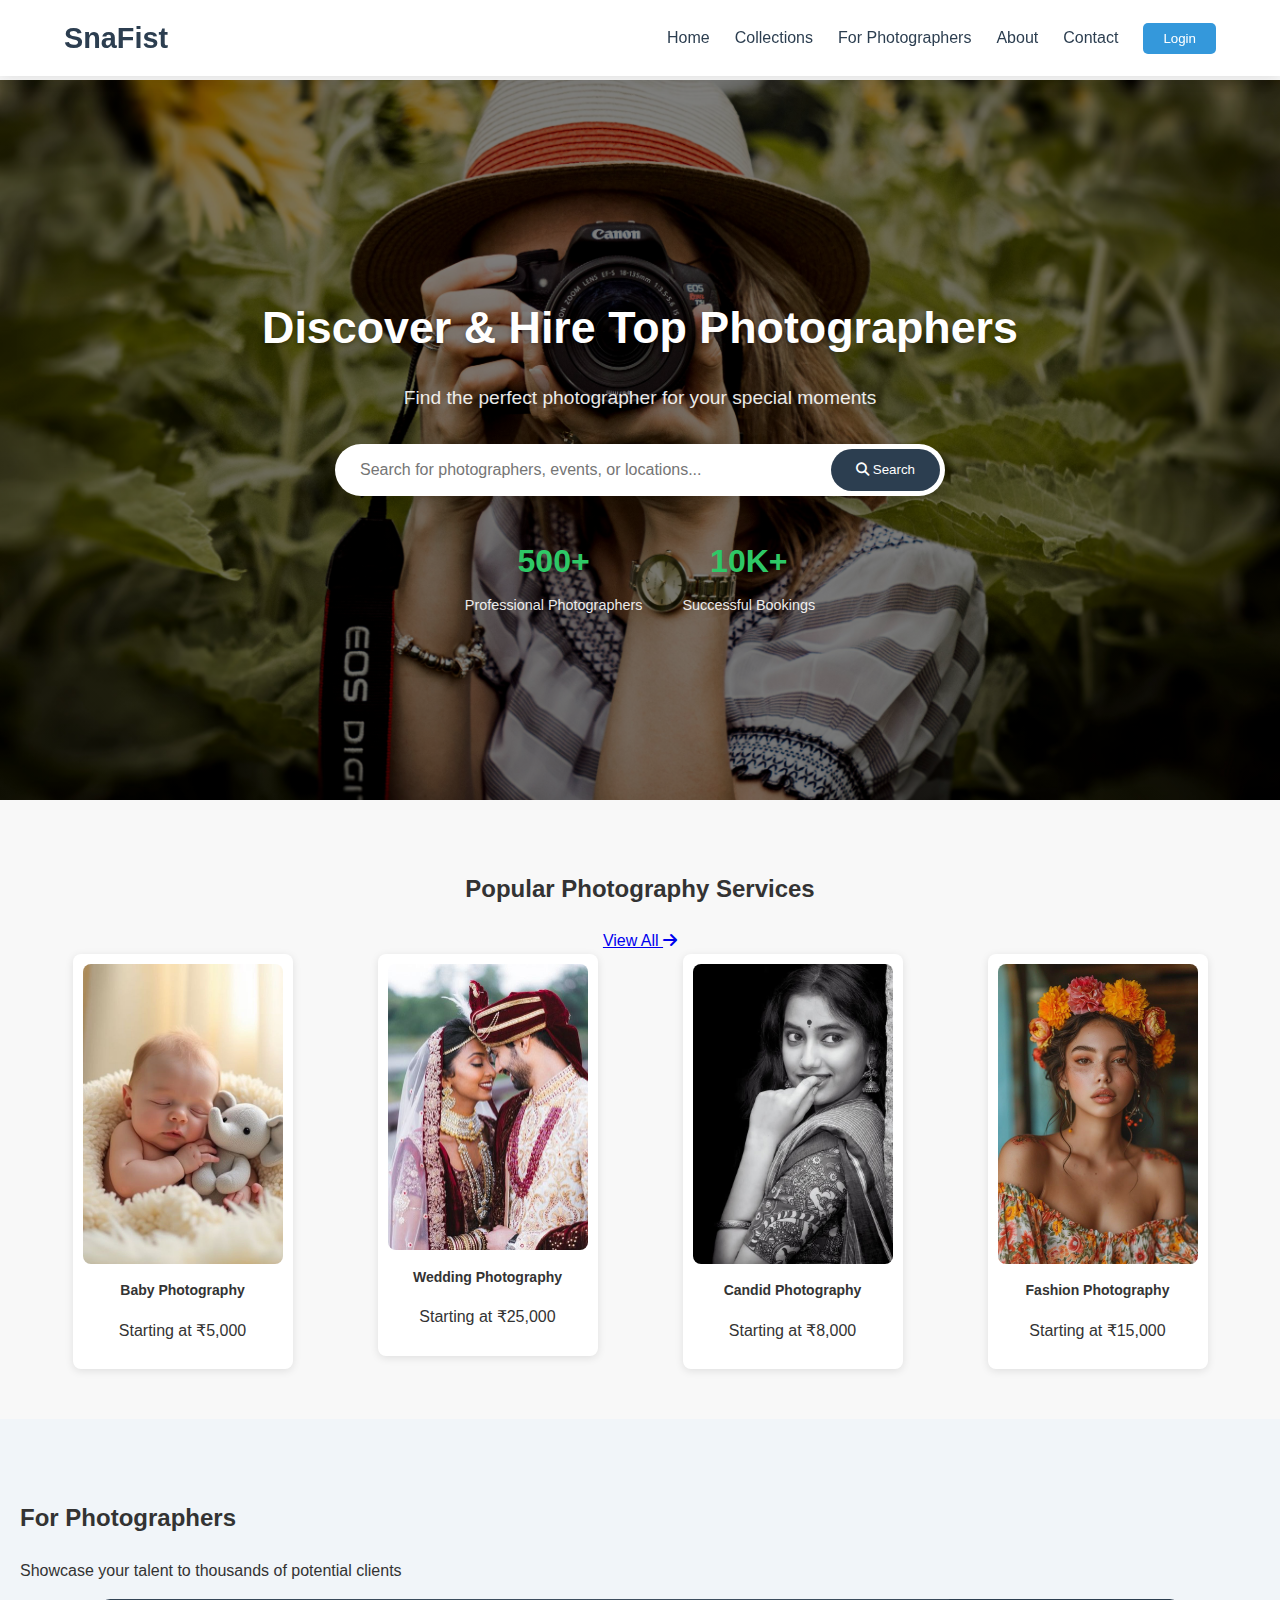
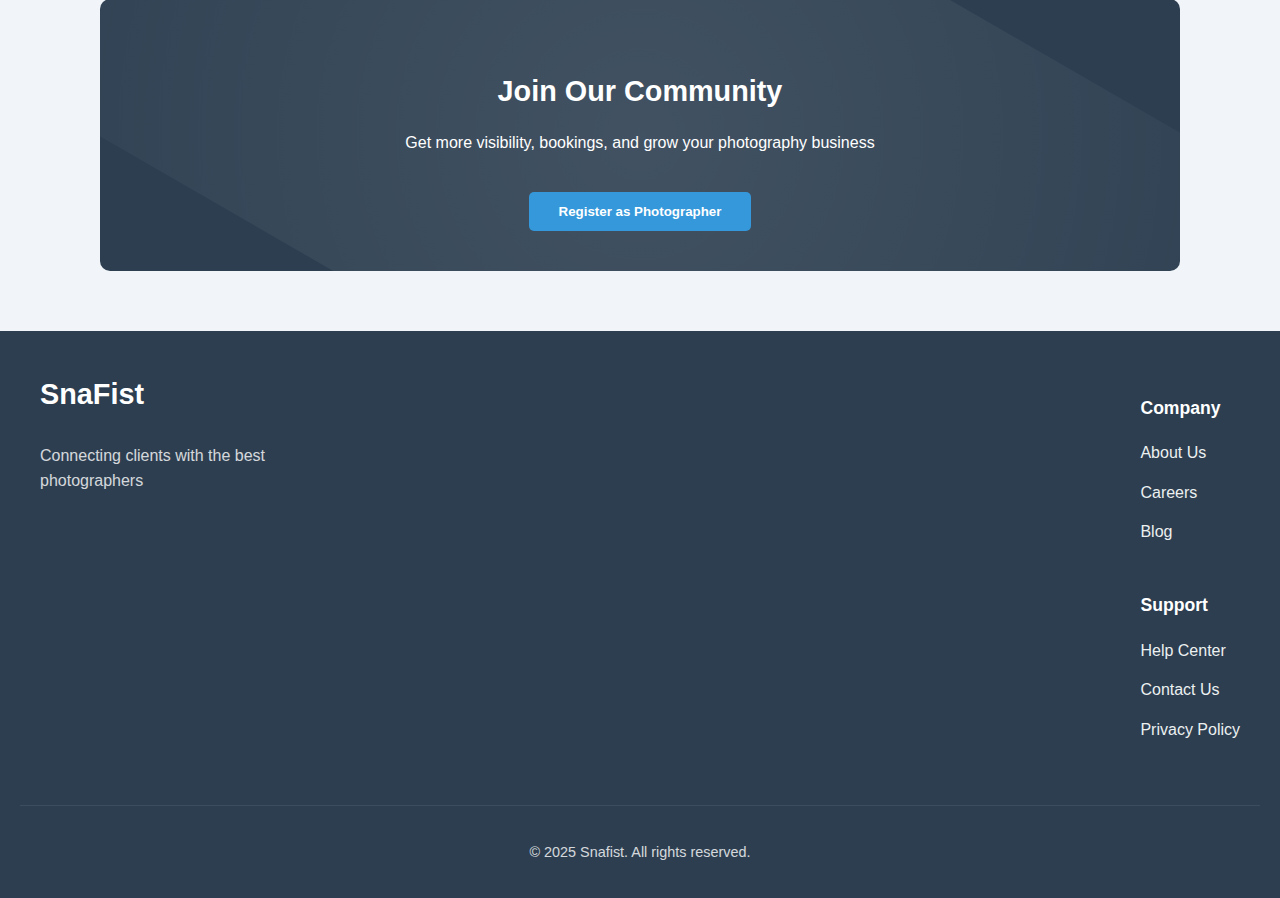
<file: index.html>
<!DOCTYPE html>
<html lang="en">
<head>
    <meta charset="UTF-8">
    <meta name="viewport" content="width=device-width, initial-scale=1.0">
    <title>SnaFist - Find & Hire Professional Photographers</title>
    <link rel="stylesheet" href="styles.css">
    <link rel="stylesheet" href="https://cdnjs.cloudflare.com/ajax/libs/font-awesome/6.4.0/css/all.min.css">
    <style>
        .hero {
            background: linear-gradient(rgba(0, 0, 0, 0.5), rgba(0, 0, 0, 0.5)), 
                        url('background.jpeg') no-repeat center center/cover;
            height: 80vh;
            display: flex;
            align-items: center;
            justify-content: center;
            text-align: center;
            color: white;
            margin-top: 80px;
            padding: 0 20px;
        }
    </style>
</head>
<body>
    <header>
        <nav>
            <div class="nav-container">
                <div class="logo">SnaFist</div>
                <ul class="nav-links">
                    <li><a href="#">Home</a></li>
                    <li><a href="#collections">Collections</a></li>
                    <li><a href="#photographers">For Photographers</a></li>
                    <li><a href="#about">About</a></li>
                    <li><a href="#contact">Contact</a></li>
                    <li><button class="login-btn user" onclick="location.href='login.html'">Login</button></li>
                </ul>
                <div class="hamburger" onclick="toggleMenu()">
                    <i class="fas fa-bars"></i>
                </div>
            </div>
        </nav>
    </header>
    
    <section class="hero">
        <div class="hero-content">
            <h1>Discover & Hire Top Photographers</h1>
            <p>Find the perfect photographer for your special moments</p>
            <div class="search-bar">
                <input type="text" placeholder="Search for photographers, events, or locations...">
                <button><i class="fas fa-search"></i> Search</button>
            </div>
            <div class="hero-stats">
                <div class="stat-item">
                    <span class="stat-number">500+</span>
                    <span class="stat-label">Professional Photographers</span>
                </div>
                <div class="stat-item">
                    <span class="stat-number">10K+</span>
                    <span class="stat-label">Successful Bookings</span>
                </div>
            </div>
        </div>
    </section>
    
    <section class="collections" id="collections">
        <div class="section-header">
            <h2>Popular Photography Services</h2>
            <a href="#" class="view-all">View All <i class="fas fa-arrow-right"></i></a>
        </div>
        <div class="collection-grid">
            <a onclick="location.href='baby.html'" class="card-link">
                <div class="collection-card">
                    <div class="card-image">
                        <img src="baby.jpg" alt="Baby Shoot">
                    </div>
                    <h3>Baby Photography</h3>
                    <p class="price">Starting at ₹5,000</p>
                </div>
            </a>
            <a onclick="location.href='wedding-card.html'" class="card-link">
                <div class="collection-card">
                    <div class="card-image">
                        <img src="wedding.jpg" alt="Wedding Shoots">
                    </div>
                    <h3>Wedding Photography</h3>
                    <p class="price">Starting at ₹25,000</p>
                </div>
            </a>
            <a onclick="location.href='candid.html'" class="card-link">
                <div class="collection-card">
                    <div class="card-image">
                        <img src="Candid1.jpg" alt="Candids">
                    </div>
                    <h3>Candid Photography</h3>
                    <p class="price">Starting at ₹8,000</p>
                </div>
            </a>
            <a onclick="location.href='fashion-card.html'" class="card-link">
                <div class="collection-card">
                    <div class="card-image">
                        <img src="fashion.jpg" alt="Fashion Photography">
                    </div>
                    <h3>Fashion Photography</h3>
                    <p class="price">Starting at ₹15,000</p>
                </div>
            </a>
        </div>
    </section>
    
    <section class="photographers" id="photographers">
        <div class="section-header">
            <h2>For Photographers</h2>
            <p>Showcase your talent to thousands of potential clients</p>
        </div>
        <div class="photographer-cta">
            <div class="cta-content">
                <h3>Join Our Community</h3>
                <p>Get more visibility, bookings, and grow your photography business</p>
                <button class="cta-button" onclick="location.href='login.html'">Register as Photographer</button>
            </div>
        </div>
    </section>
    
    <footer>
        <div class="footer-content">
            <div class="footer-logo">
                <div class="logo">SnaFist</div>
                <p>Connecting clients with the best photographers</p>
            </div>
            <div class="footer-links">
                <div class="link-group">
                    <h4>Company</h4>
                    <a href="#">About Us</a>
                    <a href="#">Careers</a>
                    <a href="#">Blog</a>
                </div>
                <div class="link-group">
                    <h4>Support</h4>
                    <a href="#">Help Center</a>
                    <a href="#">Contact Us</a>
                    <a href="#">Privacy Policy</a>
                </div>
            </div>
        </div>
        <div class="footer-bottom">
            <p>&copy; 2025 Snafist. All rights reserved.</p>
        </div>
    </footer>
    
    <script src="index.js"></script>
</body>
</html>
</file>
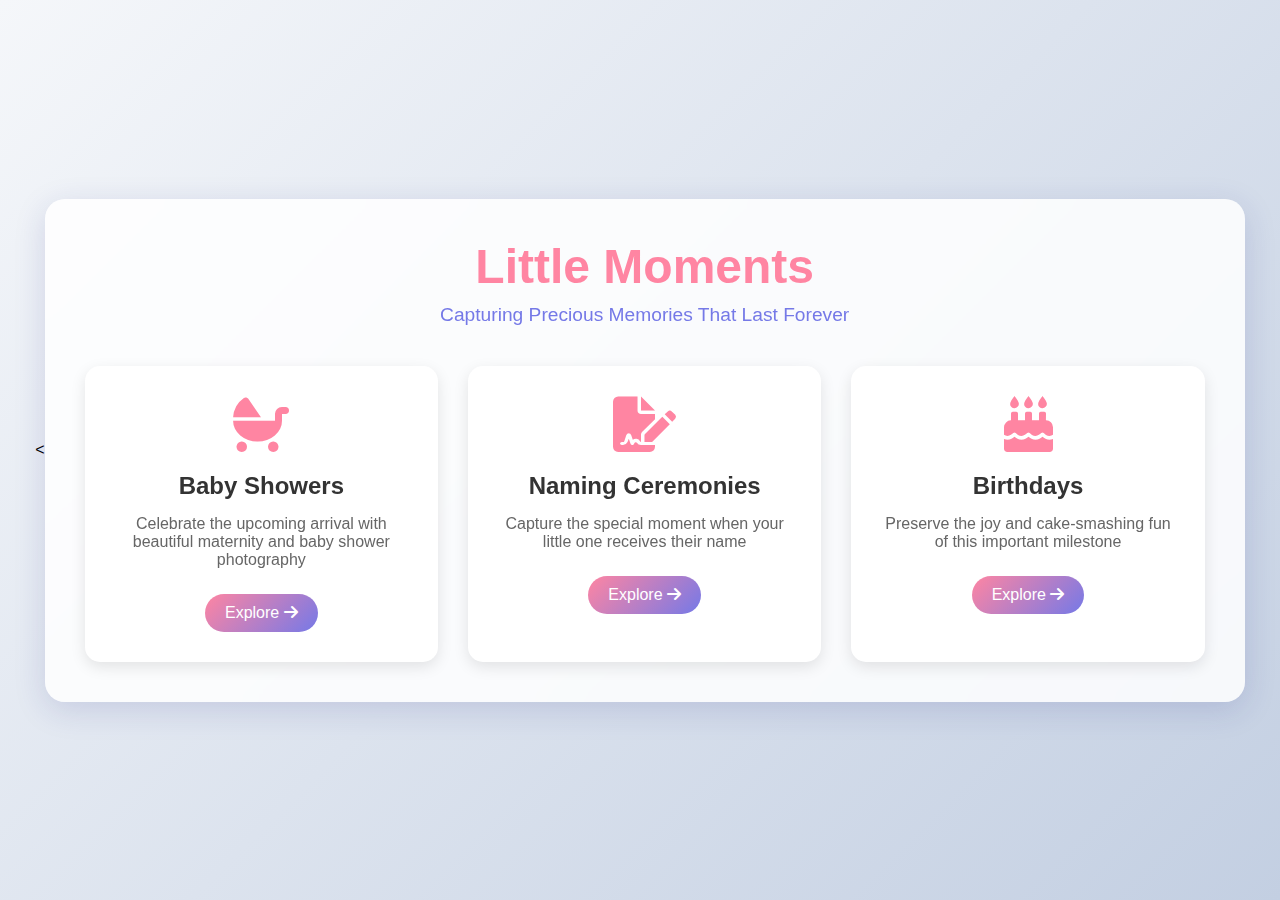
<file: baby.html>
<<!DOCTYPE html>
<html lang="en">
<head>
    <meta charset="UTF-8">
    <meta name="viewport" content="width=device-width, initial-scale=1.0">
    <title>Little Moments - Baby Photography</title>
    <link rel="stylesheet" href="https://cdnjs.cloudflare.com/ajax/libs/font-awesome/6.0.0-beta3/css/all.min.css">
    <style>
        * {
            margin: 0;
            padding: 0;
            box-sizing: border-box;
            font-family: 'Segoe UI', Tahoma, Geneva, Verdana, sans-serif;
        }

        body {
            background: linear-gradient(135deg, #f5f7fa 0%, #c3cfe2 100%);
            min-height: 100vh;
            display: flex;
            justify-content: center;
            align-items: center;
            padding: 20px;
        }

        .glass-container {
            background: rgba(255, 255, 255, 0.85);
            backdrop-filter: blur(10px);
            border-radius: 20px;
            box-shadow: 0 8px 32px rgba(31, 38, 135, 0.15);
            padding: 40px;
            width: 100%;
            max-width: 1200px;
        }

        .hero-header {
            text-align: center;
            margin-bottom: 40px;
        }

        .hero-header h1 {
            font-size: 3rem;
            color: #ff85a2;
            margin-bottom: 10px;
            font-weight: 700;
        }

        .tagline {
            font-size: 1.2rem;
            color: #7579e7;
            font-weight: 300;
        }

        .shoot-grid {
            display: grid;
            grid-template-columns: repeat(auto-fit, minmax(300px, 1fr));
            gap: 30px;
        }

        .shoot-card {
            background: white;
            border-radius: 15px;
            padding: 30px;
            text-align: center;
            position: relative;
            overflow: hidden;
            cursor: pointer;
            transition: transform 0.3s ease, box-shadow 0.3s ease;
            box-shadow: 0 5px 15px rgba(0, 0, 0, 0.1);
        }

        .shoot-card:hover {
            transform: translateY(-10px);
            box-shadow: 0 15px 30px rgba(0, 0, 0, 0.15);
        }

        .card-overlay {
            position: absolute;
            top: 0;
            left: 0;
            width: 100%;
            height: 100%;
            background: linear-gradient(135deg, rgba(255,133,162,0.1) 0%, rgba(117,121,231,0.1) 100%);
            z-index: 1;
            opacity: 0;
            transition: opacity 0.3s ease;
        }

        .shoot-card:hover .card-overlay {
            opacity: 1;
        }

        .card-icon {
            font-size: 3.5rem;
            margin-bottom: 20px;
            color: #ff85a2;
            position: relative;
            z-index: 2;
        }

        .shoot-card h3 {
            font-size: 1.5rem;
            margin-bottom: 15px;
            color: #333;
            position: relative;
            z-index: 2;
        }

        .shoot-card p {
            color: #666;
            margin-bottom: 25px;
            position: relative;
            z-index: 2;
            font-size: 1rem;
        }

        .explore-btn {
            display: inline-block;
            padding: 10px 20px;
            background: linear-gradient(135deg, #ff85a2 0%, #7579e7 100%);
            color: white;
            border-radius: 50px;
            text-decoration: none;
            font-weight: 500;
            transition: transform 0.3s ease;
            position: relative;
            z-index: 2;
        }

        .shoot-card:hover .explore-btn {
            transform: translateX(5px);
        }

        @media (max-width: 768px) {
            .glass-container {
                padding: 20px;
            }
            
            .hero-header h1 {
                font-size: 2rem;
            }
            
            .shoot-grid {
                grid-template-columns: 1fr;
            }
        }
    </style>
</head>
<body>
    <div class="glass-container">
        <header class="hero-header">
            <h1>Little Moments</h1>
            <p class="tagline">Capturing Precious Memories That Last Forever</p>
        </header>

        <div class="shoot-grid">
            <div class="shoot-card" onclick="window.location.href='photographers.html?type=baby-showers';">
                <div class="card-overlay"></div>
                <i class="fas fa-baby-carriage card-icon"></i>
                <h3>Baby Showers</h3>
                <p>Celebrate the upcoming arrival with beautiful maternity and baby shower photography</p>
                <span class="explore-btn">Explore <i class="fas fa-arrow-right"></i></span>
            </div>

            <div class="shoot-card" onclick="window.location.href='photographers.html?type=naming-ceremony';">
                <div class="card-overlay"></div>
                <i class="fas fa-file-signature card-icon"></i>
                <h3>Naming Ceremonies</h3>
                <p>Capture the special moment when your little one receives their name</p>
                <span class="explore-btn">Explore <i class="fas fa-arrow-right"></i></span>
            </div>

            <div class="shoot-card" onclick="window.location.href='photographers.html?type=birthdays';">
                <div class="card-overlay"></div>
                <i class="fas fa-birthday-cake card-icon"></i>
                <h3> Birthdays</h3>
                <p>Preserve the joy and cake-smashing fun of this important milestone</p>
                <span class="explore-btn">Explore <i class="fas fa-arrow-right"></i></span>
            </div>
        </div>
    </div>
</body>
</html>
</file>
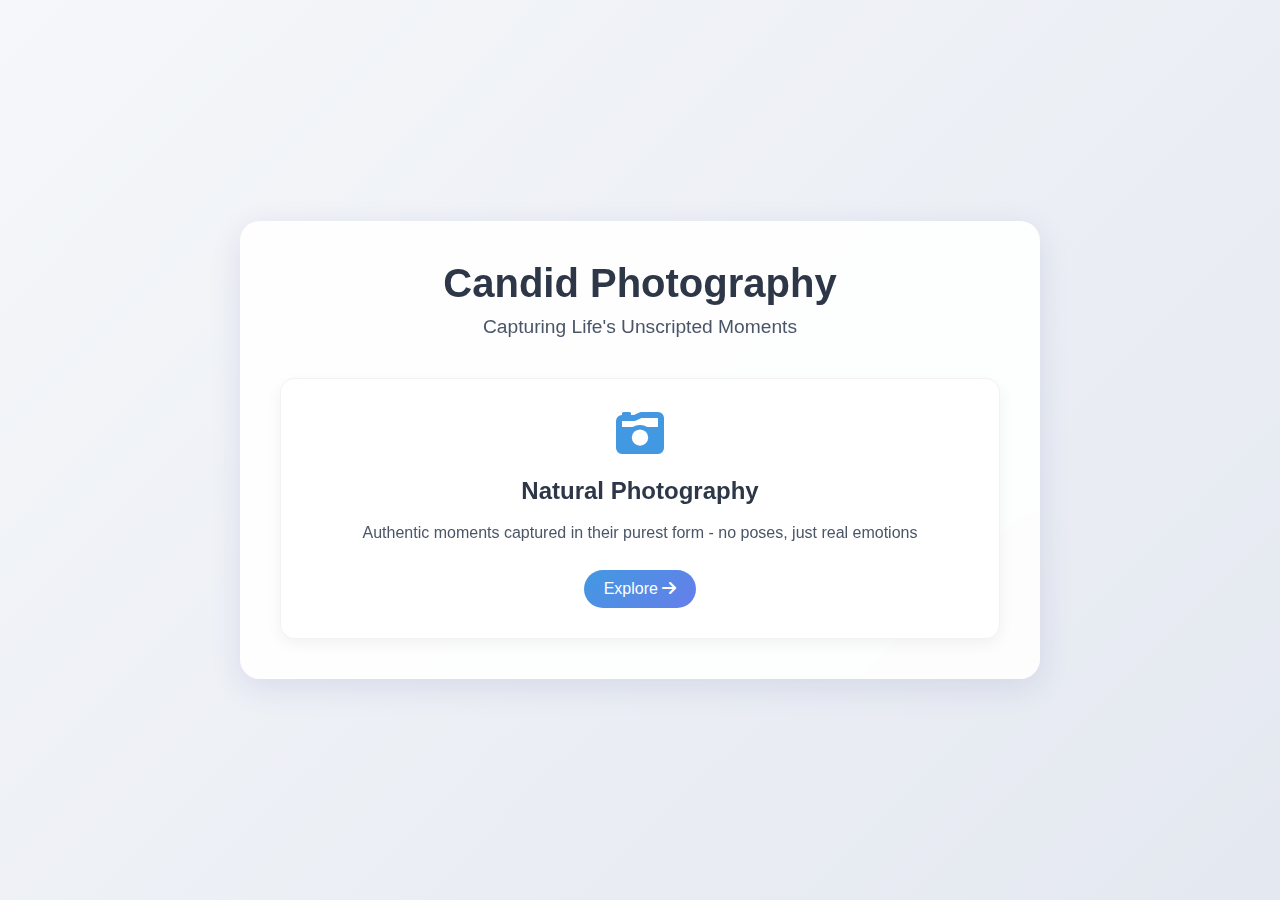
<file: candid.html>
<!DOCTYPE html>
<html lang="en">
<head>
    <meta charset="UTF-8">
    <meta name="viewport" content="width=device-width, initial-scale=1.0">
    <title>TrueShot - Candid Photography</title>
    <link rel="stylesheet" href="https://cdnjs.cloudflare.com/ajax/libs/font-awesome/6.0.0-beta3/css/all.min.css">
    <style>
        * {
            margin: 0;
            padding: 0;
            box-sizing: border-box;
            font-family: 'Segoe UI', Tahoma, Geneva, Verdana, sans-serif;
        }

        body {
            background: linear-gradient(135deg, #f5f7fa 0%, #e4e8f0 100%);
            min-height: 100vh;
            display: flex;
            justify-content: center;
            align-items: center;
            padding: 20px;
        }

        .glass-container {
            background: rgba(255, 255, 255, 0.9);
            backdrop-filter: blur(10px);
            border-radius: 20px;
            box-shadow: 0 8px 32px rgba(31, 38, 135, 0.1);
            padding: 40px;
            width: 100%;
            max-width: 800px;
        }

        .hero-header {
            text-align: center;
            margin-bottom: 40px;
        }

        .hero-header h1 {
            font-size: 2.5rem;
            color: #2d3748;
            margin-bottom: 10px;
            font-weight: 700;
            text-transform: capitalize;
        }

        .tagline {
            font-size: 1.2rem;
            color: #4a5568;
            font-weight: 300;
        }

        .shoot-grid {
            display: grid;
            grid-template-columns: repeat(auto-fit, minmax(300px, 1fr));
            gap: 30px;
        }

        .shoot-card {
            background: white;
            border-radius: 15px;
            padding: 30px;
            text-align: center;
            position: relative;
            overflow: hidden;
            cursor: pointer;
            transition: all 0.3s ease;
            box-shadow: 0 5px 15px rgba(0, 0, 0, 0.05);
            border: 1px solid rgba(0,0,0,0.05);
        }

        .shoot-card:hover {
            transform: translateY(-5px);
            box-shadow: 0 10px 25px rgba(0, 0, 0, 0.1);
        }

        .card-overlay {
            position: absolute;
            top: 0;
            left: 0;
            width: 100%;
            height: 100%;
            background: linear-gradient(135deg, rgba(66, 153, 225, 0.1) 0%, rgba(102, 126, 234, 0.1) 100%);
            z-index: 1;
            opacity: 0;
            transition: opacity 0.3s ease;
        }

        .shoot-card:hover .card-overlay {
            opacity: 1;
        }

        .card-icon {
            font-size: 3rem;
            margin-bottom: 20px;
            color: #4299e1;
            position: relative;
            z-index: 2;
        }

        .shoot-card h3 {
            font-size: 1.5rem;
            margin-bottom: 15px;
            color: #2d3748;
            position: relative;
            z-index: 2;
            text-transform: capitalize;
        }

        .shoot-card p {
            color: #4a5568;
            margin-bottom: 25px;
            position: relative;
            z-index: 2;
            font-size: 1rem;
            line-height: 1.6;
        }

        .explore-btn {
            display: inline-block;
            padding: 10px 20px;
            background: linear-gradient(135deg, #4299e1 0%, #667eea 100%);
            color: white;
            border-radius: 50px;
            text-decoration: none;
            font-weight: 500;
            transition: all 0.3s ease;
            position: relative;
            z-index: 2;
        }

        .shoot-card:hover .explore-btn {
            transform: translateX(5px);
        }

        @media (max-width: 768px) {
            .glass-container {
                padding: 25px;
            }
            
            .hero-header h1 {
                font-size: 2rem;
            }
        }
    </style>
</head>
<body>
    <div class="glass-container">
        <header class="hero-header">
            <h1>Candid Photography</h1>
            <p class="tagline">Capturing Life's Unscripted Moments</p>
        </header>

        <div class="shoot-grid">
            <div class="shoot-card" onclick="window.location.href='photographers.html?type=natural';">
                <div class="card-overlay"></div>
                <i class="fas fa-camera-retro card-icon"></i>
                <h3>Natural Photography</h3>
                <p>Authentic moments captured in their purest form - no poses, just real emotions</p>
                <span class="explore-btn">Explore <i class="fas fa-arrow-right"></i></span>
            </div>
        </div>
    </div>
</body>
</html>
</file>
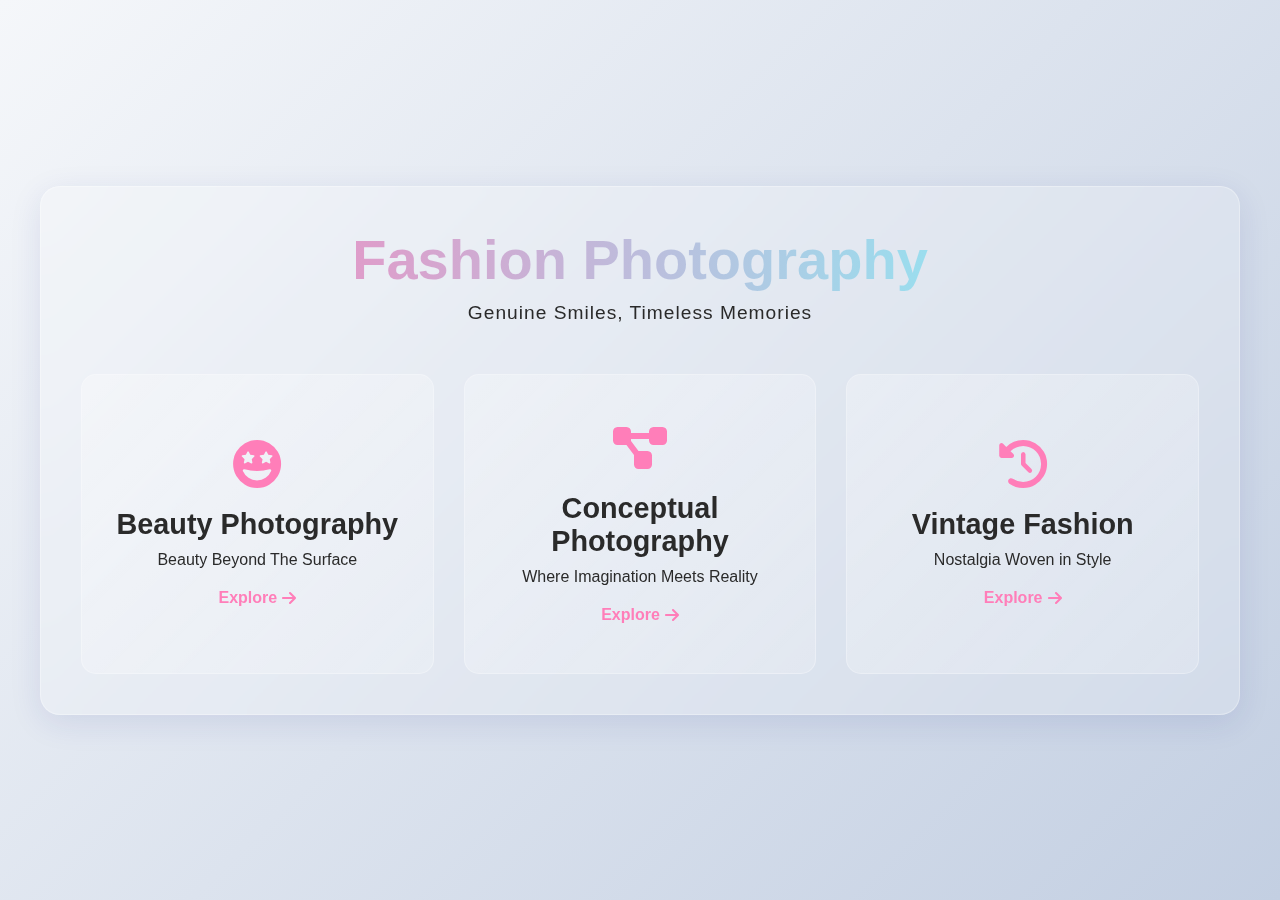
<file: fashion-card.html>
<!DOCTYPE html>
<html lang="en">
<head>
    <meta charset="UTF-8">
    <meta name="viewport" content="width=device-width, initial-scale=1.0">
    <title>Fashion Photography</title>
    <link rel="stylesheet" href="wedding-card.css">
    <link rel="stylesheet" href="https://cdnjs.cloudflare.com/ajax/libs/font-awesome/6.0.0-beta3/css/all.min.css">
</head>
<body>
    <div class="glass-container">
        <header class="hero-header">
            <h1>Fashion Photography</h1>
            <p class="tagline">Genuine Smiles, Timeless Memories</p>
        </header>

        <div class="shoot-grid">
            <!-- Beauty Photography: Icon changed to "fa-face-grin-stars" (glamorous beauty) -->
            <div class="shoot-card" onclick="window.location.href='photographers.html?type=prewedding';">
                <div class="card-overlay"></div>
                <i class="fas fa-face-grin-stars card-icon"></i>
                <h3>Beauty Photography</h3>
                <p>Beauty Beyond The Surface</p>
                <span class="explore-btn">Explore <i class="fas fa-arrow-right"></i></span>
            </div>

            <!-- Conceptual Photography: Icon changed to "fa-brain" (creativity/ideas) -->
            <div class="shoot-card" onclick="window.location.href='photographers.html?type=wedding';">
                <div class="card-overlay"></div>
                <i class="fas fa-project-diagram card-icon"></i>  
                <h3>Conceptual Photography</h3>
                <p>Where Imagination Meets Reality</p>
                <span class="explore-btn">Explore <i class="fas fa-arrow-right"></i></span>
            </div>

            <!-- Vintage Fashion: Icon changed to "fa-clock-rotate-left" (retro style) -->
            <div class="shoot-card" onclick="window.location.href='photographers.html?type=postwedding';">
                <div class="card-overlay"></div>
                <i class="fas fa-clock-rotate-left card-icon"></i>
                <h3>Vintage Fashion</h3>
                <p>Nostalgia Woven in Style</p>
                <span class="explore-btn">Explore <i class="fas fa-arrow-right"></i></span>
            </div>
        </div>
    </div>
</body>
</html>
</file>
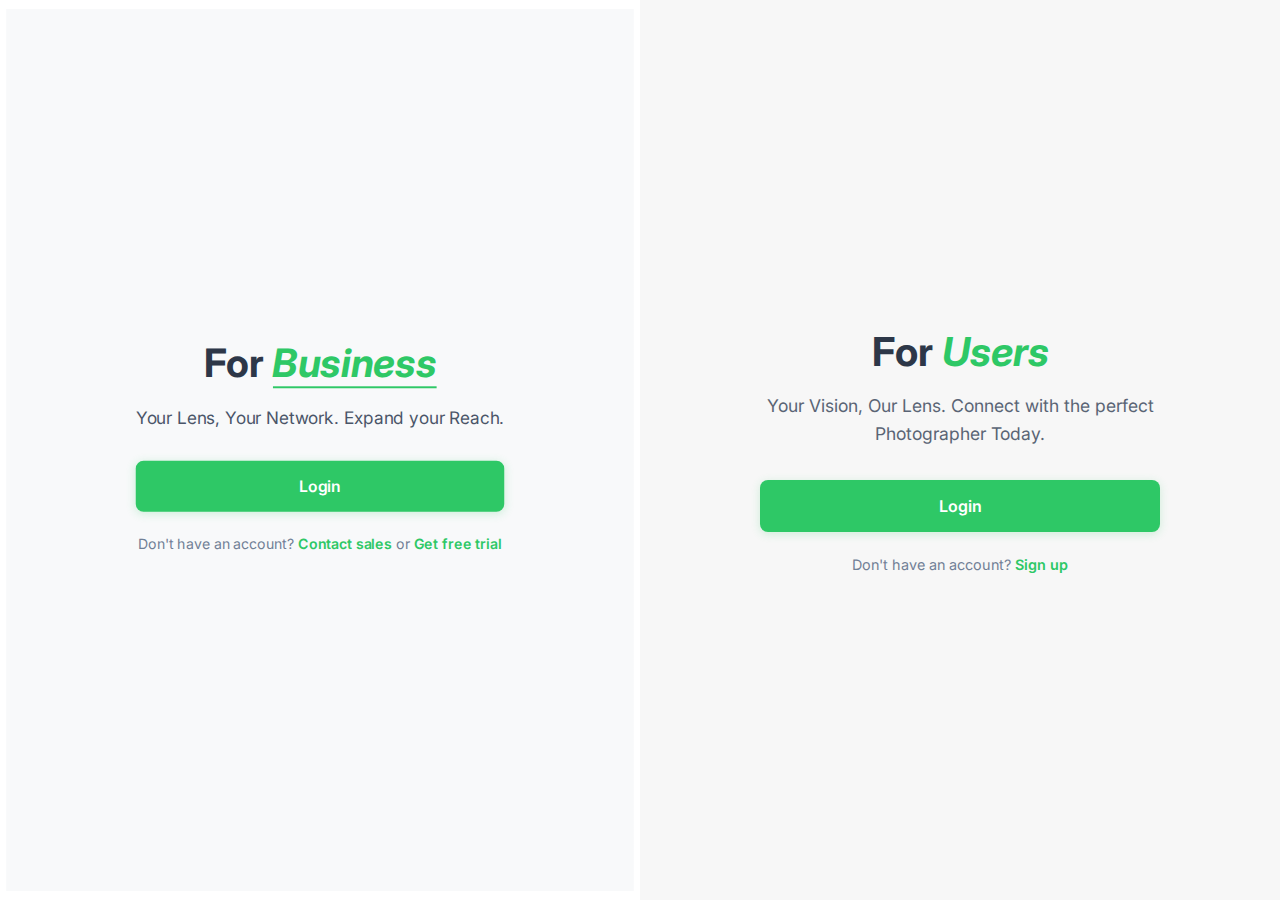
<file: login.html>
<!DOCTYPE html>
<html lang="en">
<head>
    <meta charset="UTF-8">
    <meta name="viewport" content="width=device-width, initial-scale=1.0">
    <title>Snafist Login</title>
    <link rel="stylesheet" href="login.css">
    <link href="https://fonts.googleapis.com/css2?family=Inter:wght@300;400;600;700&display=swap" rel="stylesheet">
</head>
<body>
    <div class="container">
        <div class="company-section">
            <div class="login-content">
                <h2>For <span>Business</span></h2>
                <p class="subtitle">Your Lens, Your Network. Expand your Reach.</p>
                <button class="login-btn" onclick="location.href='reg_Business.html'">Login</button>
                <p class="register">Don't have an account? <a href="#">Contact sales</a> or <a href="#">Get free trial</a></p>
            </div>
        </div>
        <div class="user-section">
            <div class="login-content">
                <h2>For <span>Users</span></h2>
                <p class="subtitle">Your Vision, Our Lens. Connect with the perfect Photographer Today.</p>
                <button class="login-btn" onclick="location.href='reg_Users.html'">Login</button>
                <p class="register">Don't have an account? <a href="#">Sign up</a></p>
            </div>
        </div>
    </div>
</body>
</html>
</file>
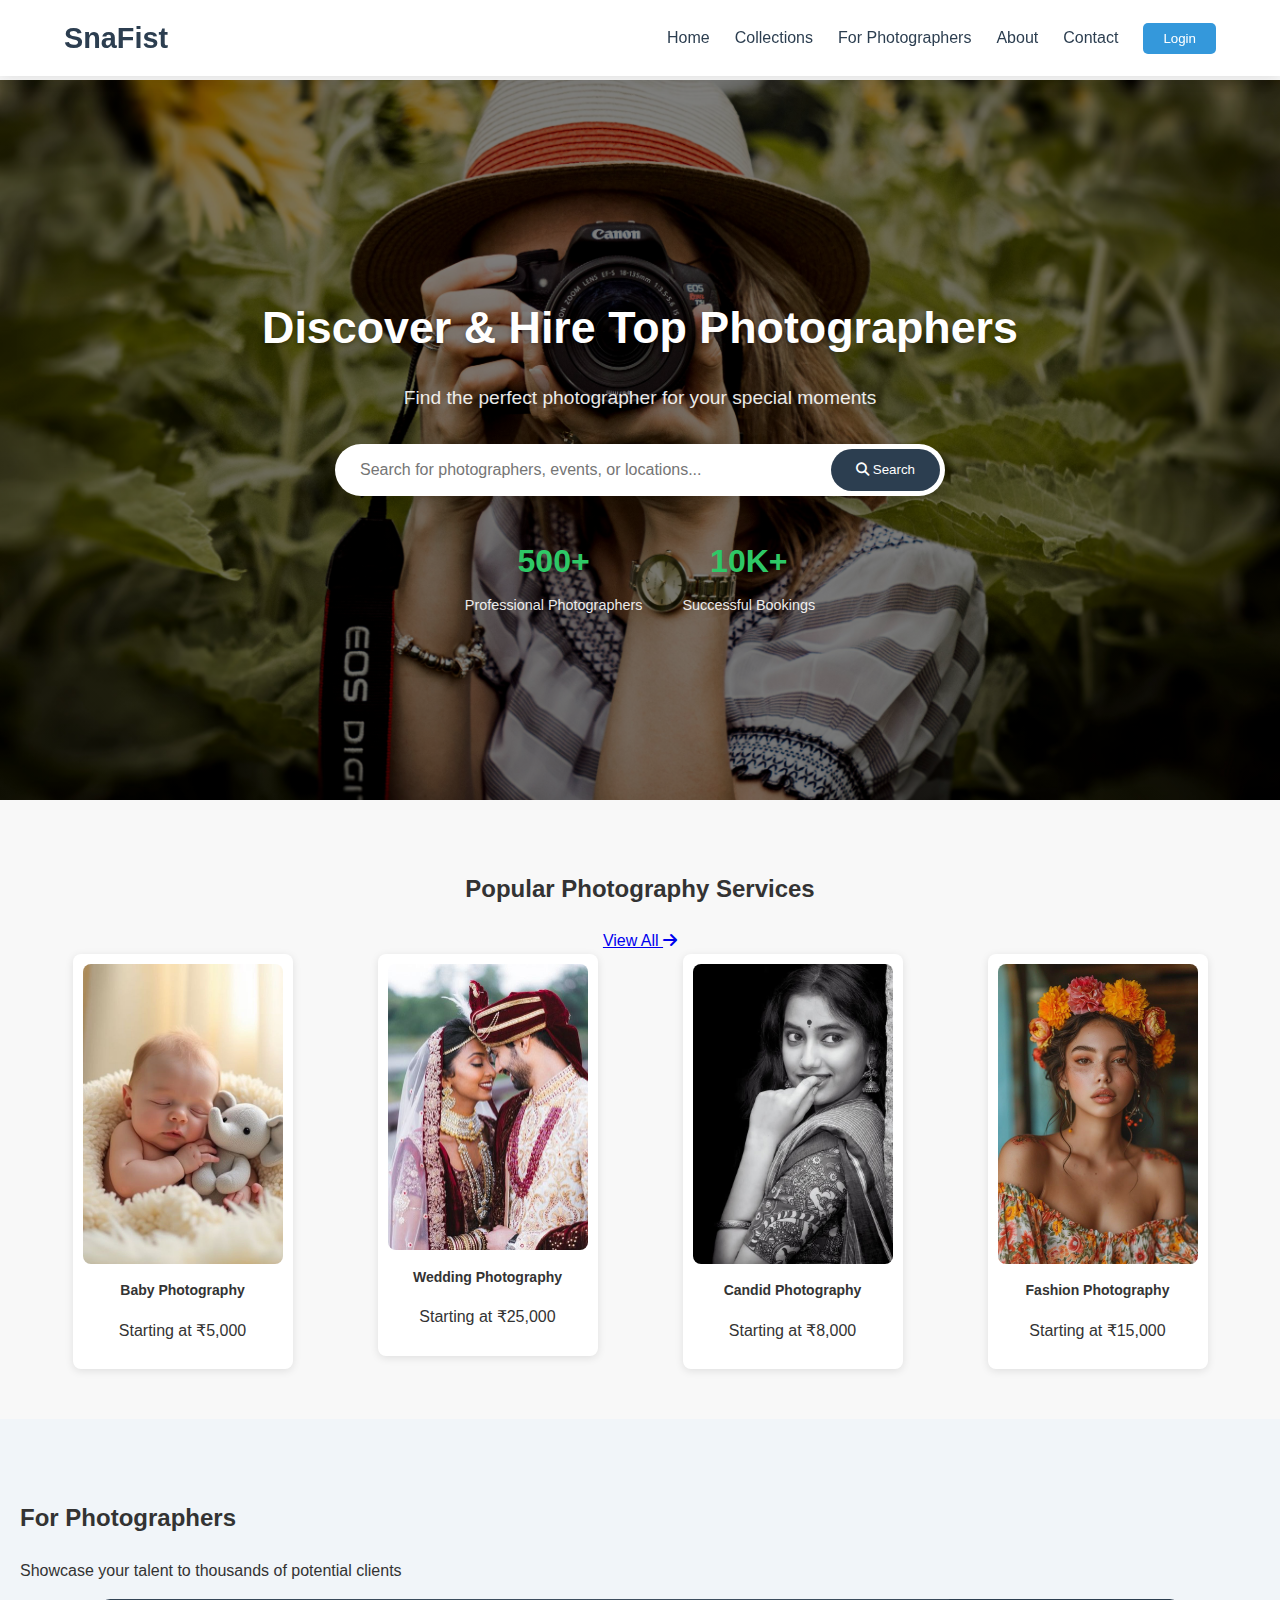
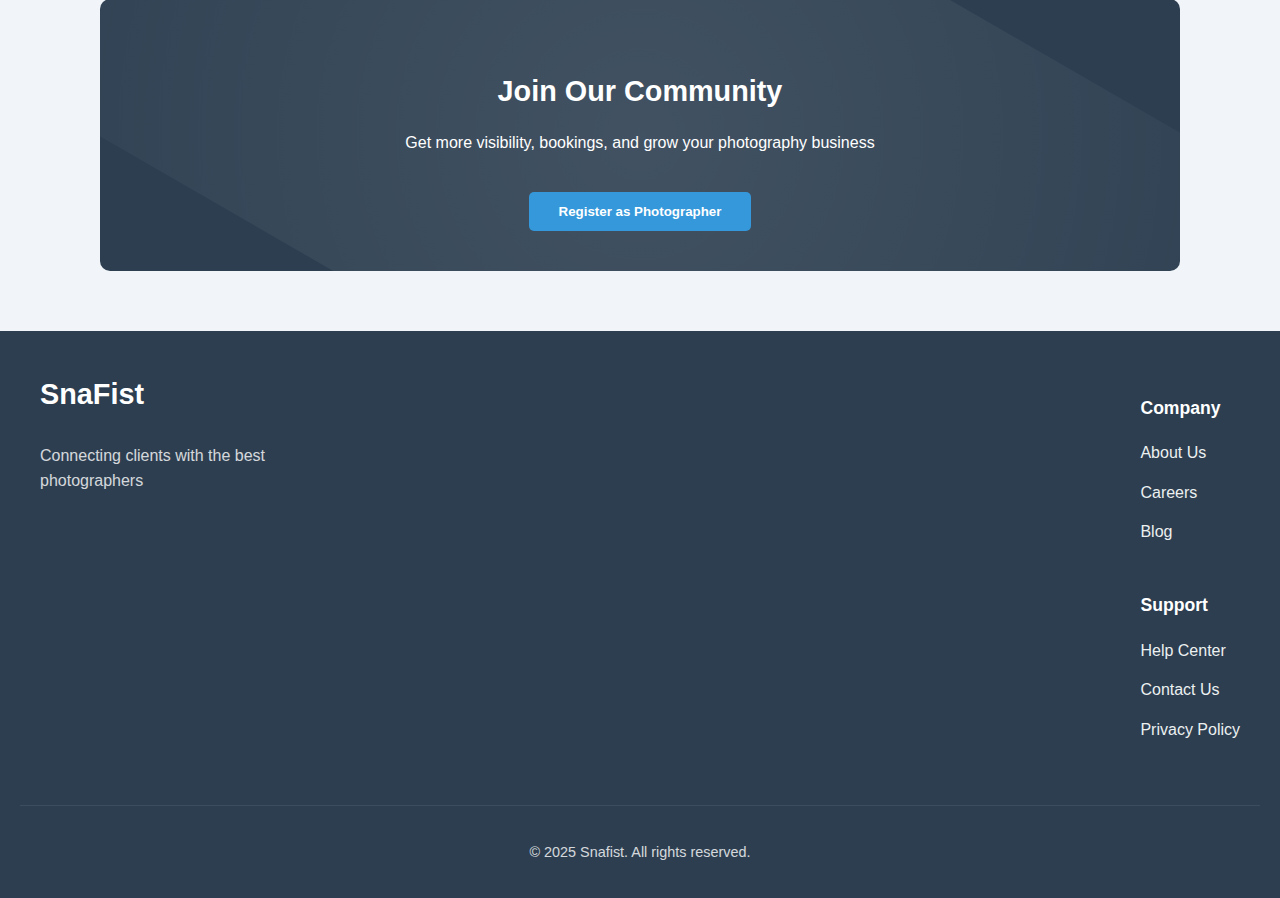
<file: proto.html>
<!DOCTYPE html>
<html lang="en">
<head>
    <meta charset="UTF-8">
    <meta name="viewport" content="width=device-width, initial-scale=1.0">
    <title>SnaFist - Find & Hire Professional Photographers</title>
    <link rel="stylesheet" href="styles.css">
    <link rel="stylesheet" href="https://cdnjs.cloudflare.com/ajax/libs/font-awesome/6.4.0/css/all.min.css">
    <style>
        .hero {
            background: linear-gradient(rgba(0, 0, 0, 0.5), rgba(0, 0, 0, 0.5)), 
                        url('background.jpeg') no-repeat center center/cover;
            height: 80vh;
            display: flex;
            align-items: center;
            justify-content: center;
            text-align: center;
            color: white;
            margin-top: 80px;
            padding: 0 20px;
        }
    </style>
</head>
<body>
    <header>
        <nav>
            <div class="nav-container">
                <div class="logo">SnaFist</div>
                <ul class="nav-links">
                    <li><a href="#">Home</a></li>
                    <li><a href="#collections">Collections</a></li>
                    <li><a href="#photographers">For Photographers</a></li>
                    <li><a href="#about">About</a></li>
                    <li><a href="#contact">Contact</a></li>
                    <li><button class="login-btn user" onclick="location.href='login.html'">Login</button></li>
                </ul>
                <div class="hamburger" onclick="toggleMenu()">
                    <i class="fas fa-bars"></i>
                </div>
            </div>
        </nav>
    </header>
    
    <section class="hero">
        <div class="hero-content">
            <h1>Discover & Hire Top Photographers</h1>
            <p>Find the perfect photographer for your special moments</p>
            <div class="search-bar">
                <input type="text" placeholder="Search for photographers, events, or locations...">
                <button><i class="fas fa-search"></i> Search</button>
            </div>
            <div class="hero-stats">
                <div class="stat-item">
                    <span class="stat-number">500+</span>
                    <span class="stat-label">Professional Photographers</span>
                </div>
                <div class="stat-item">
                    <span class="stat-number">10K+</span>
                    <span class="stat-label">Successful Bookings</span>
                </div>
            </div>
        </div>
    </section>
    
    <section class="collections" id="collections">
        <div class="section-header">
            <h2>Popular Photography Services</h2>
            <a href="#" class="view-all">View All <i class="fas fa-arrow-right"></i></a>
        </div>
        <div class="collection-grid">
            <a onclick="location.href='baby.html'" class="card-link">
                <div class="collection-card">
                    <div class="card-image">
                        <img src="baby.jpg" alt="Baby Shoot">
                    </div>
                    <h3>Baby Photography</h3>
                    <p class="price">Starting at ₹5,000</p>
                </div>
            </a>
            <a onclick="location.href='wedding-card.html'" class="card-link">
                <div class="collection-card">
                    <div class="card-image">
                        <img src="wedding.jpg" alt="Wedding Shoots">
                    </div>
                    <h3>Wedding Photography</h3>
                    <p class="price">Starting at ₹25,000</p>
                </div>
            </a>
            <a onclick="location.href='candid.html'" class="card-link">
                <div class="collection-card">
                    <div class="card-image">
                        <img src="Candid1.jpg" alt="Candids">
                    </div>
                    <h3>Candid Photography</h3>
                    <p class="price">Starting at ₹8,000</p>
                </div>
            </a>
            <a onclick="location.href='fashion-card.html'" class="card-link">
                <div class="collection-card">
                    <div class="card-image">
                        <img src="fashion.jpg" alt="Fashion Photography">
                    </div>
                    <h3>Fashion Photography</h3>
                    <p class="price">Starting at ₹15,000</p>
                </div>
            </a>
        </div>
    </section>
    
    <section class="photographers" id="photographers">
        <div class="section-header">
            <h2>For Photographers</h2>
            <p>Showcase your talent to thousands of potential clients</p>
        </div>
        <div class="photographer-cta">
            <div class="cta-content">
                <h3>Join Our Community</h3>
                <p>Get more visibility, bookings, and grow your photography business</p>
                <button class="cta-button" onclick="location.href='login.html'">Register as Photographer</button>
            </div>
        </div>
    </section>
    
    <footer>
        <div class="footer-content">
            <div class="footer-logo">
                <div class="logo">SnaFist</div>
                <p>Connecting clients with the best photographers</p>
            </div>
            <div class="footer-links">
                <div class="link-group">
                    <h4>Company</h4>
                    <a href="#">About Us</a>
                    <a href="#">Careers</a>
                    <a href="#">Blog</a>
                </div>
                <div class="link-group">
                    <h4>Support</h4>
                    <a href="#">Help Center</a>
                    <a href="#">Contact Us</a>
                    <a href="#">Privacy Policy</a>
                </div>
            </div>
        </div>
        <div class="footer-bottom">
            <p>&copy; 2025 Snafist. All rights reserved.</p>
        </div>
    </footer>
    
    <script src="proto.js"></script>
</body>
</html>
</file>
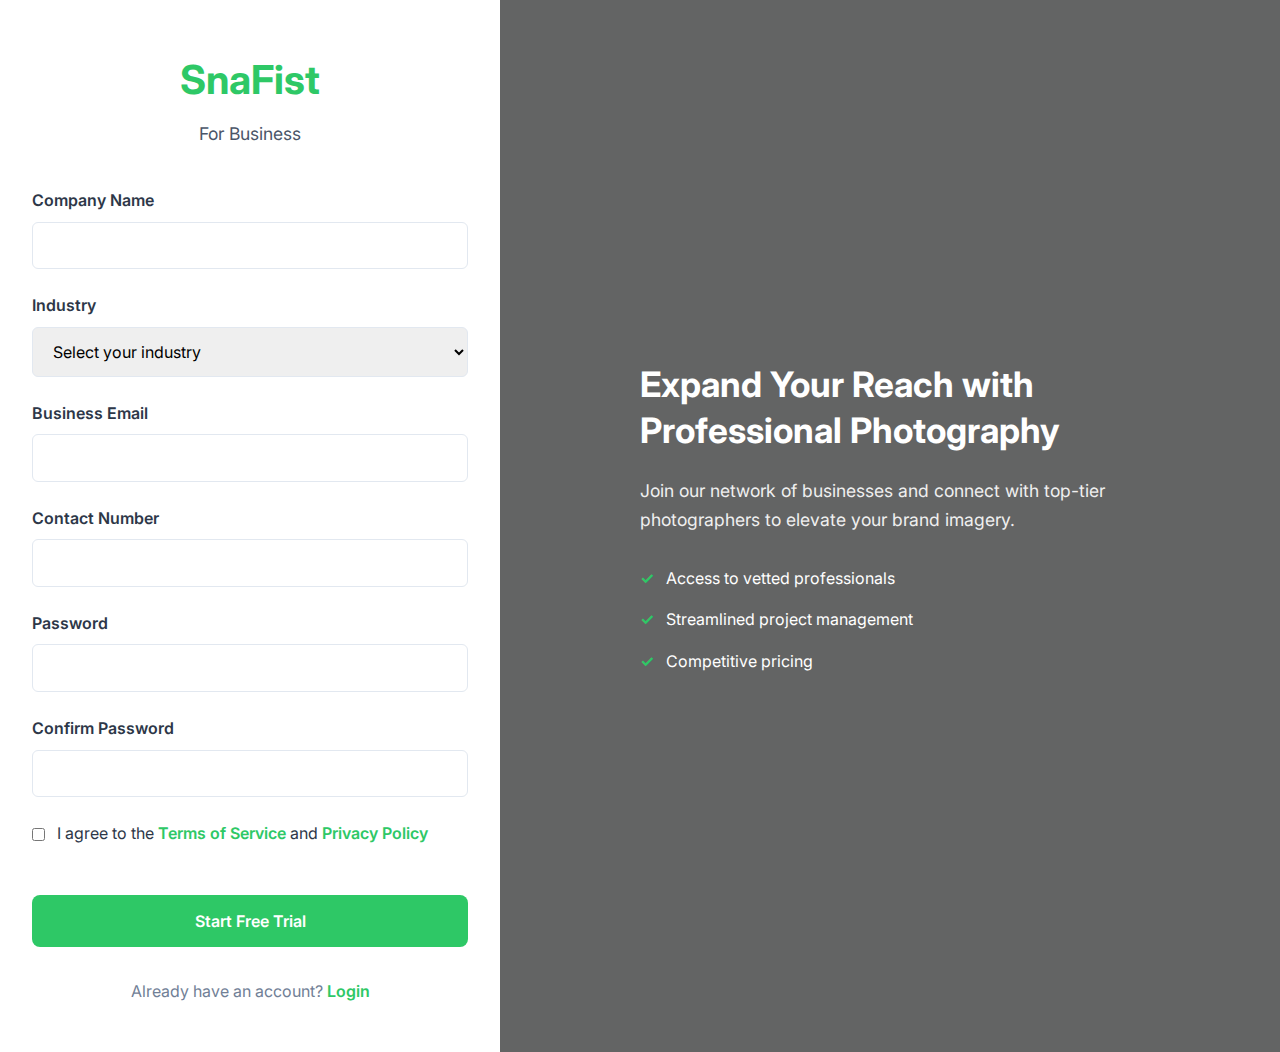
<file: reg_Business.html>
<!DOCTYPE html>
<html lang="en">
<head>
    <meta charset="UTF-8">
    <meta name="viewport" content="width=device-width, initial-scale=1.0">
    <title>SnaFist - Business Registration</title>
    <link rel="stylesheet" href="reg_Business.css">
    <link href="https://fonts.googleapis.com/css2?family=Inter:wght@300;400;600;700&display=swap" rel="stylesheet">
</head>
<body>
    <div class="business-register-container">
        <div class="business-register-form">
            <div class="logo">
                <h1>SnaFist</h1>
                <p>For Business</p>
            </div>
            
            <form id="businessRegisterForm">
                <div class="form-group">
                    <label for="companyName">Company Name</label>
                    <input type="text" id="companyName" name="companyName" required>
                </div>
                
                <div class="form-group">
                    <label for="industry">Industry</label>
                    <select id="industry" name="industry" required>
                        <option value="">Select your industry</option>
                        <option value="fashion">Fashion & Apparel</option>
                        <option value="ecommerce">E-commerce</option>
                        <option value="advertising">Advertising</option>
                        <option value="media">Media & Publishing</option>
                        <option value="other">Other</option>
                    </select>
                </div>
                
                <div class="form-group">
                    <label for="email">Business Email</label>
                    <input type="email" id="email" name="email" required>
                </div>
                
                <div class="form-group">
                    <label for="phone">Contact Number</label>
                    <input type="tel" id="phone" name="phone" required>
                </div>
                
                <div class="form-group">
                    <label for="password">Password</label>
                    <input type="password" id="password" name="password" required minlength="8">
                </div>
                
                <div class="form-group">
                    <label for="confirmPassword">Confirm Password</label>
                    <input type="password" id="confirmPassword" name="confirmPassword" required>
                </div>
                
                <div class="form-group checkbox-group">
                    <input type="checkbox" id="terms" name="terms" required>
                    <label for="terms">I agree to the <a href="#">Terms of Service</a> and <a href="#">Privacy Policy</a></label>
                </div>
                
                <button type="submit" class="register-btn">Start Free Trial</button>
            </form>
            
            <div class="login-link">
                Already have an account? <a href="#">Login</a>
            </div>
        </div>
        
        <div class="business-register-hero">
            <div class="hero-content">
                <h2>Expand Your Reach with Professional Photography</h2>
                <p>Join our network of businesses and connect with top-tier photographers to elevate your brand imagery.</p>
                <div class="benefits">
                    <div class="benefit-item">
                        <span>✓</span> Access to vetted professionals
                    </div>
                    <div class="benefit-item">
                        <span>✓</span> Streamlined project management
                    </div>
                    <div class="benefit-item">
                        <span>✓</span> Competitive pricing
                    </div>
                </div>
            </div>
        </div>
    </div>
</body>
</html>
</file>
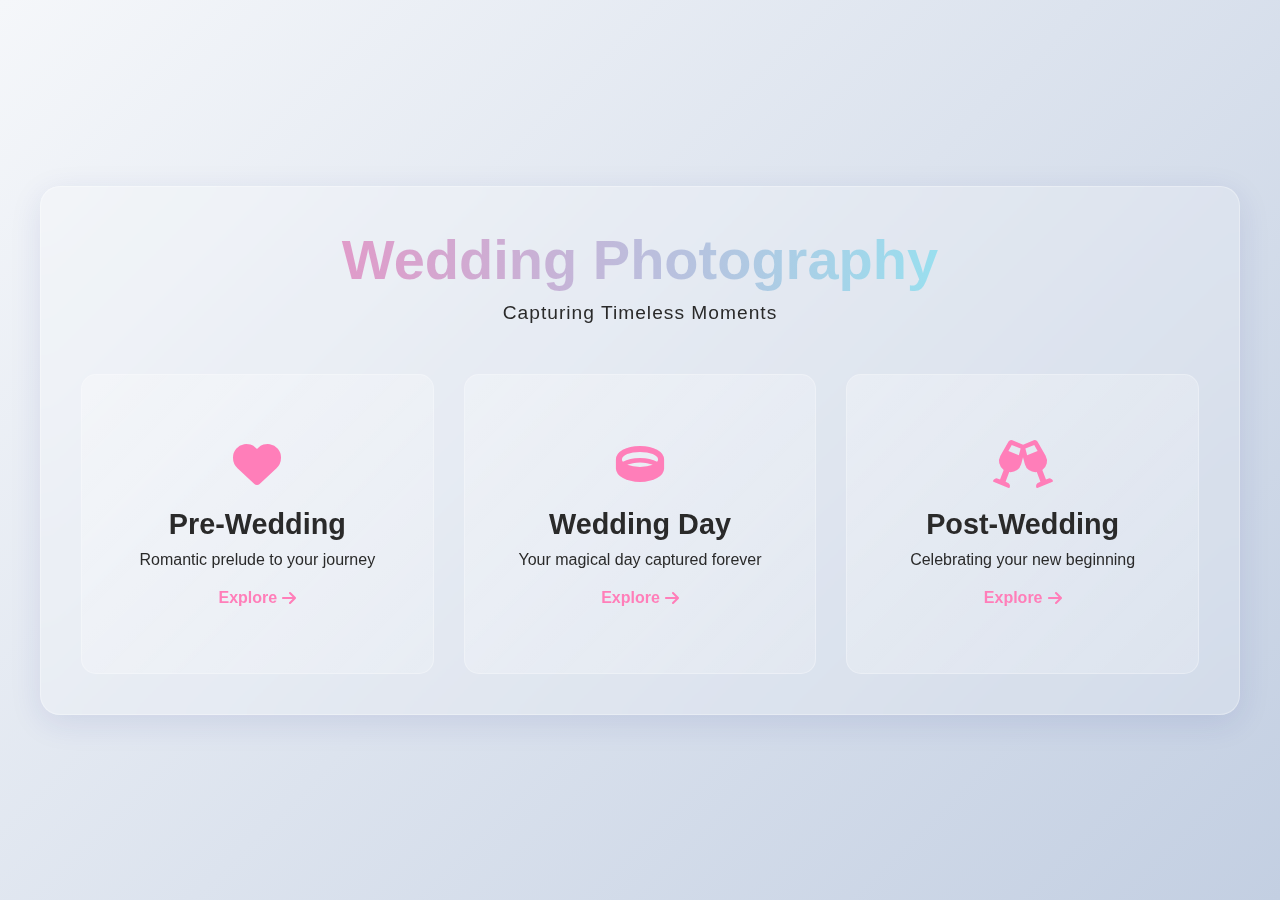
<file: wedding-card.html>
<!DOCTYPE html>
<html lang="en">
<head>
    <meta charset="UTF-8">
    <meta name="viewport" content="width=device-width, initial-scale=1.0">
    <title>Lumina Wedding Photography</title>
    <link rel="stylesheet" href="wedding-card.css">
    <link rel="stylesheet" href="https://cdnjs.cloudflare.com/ajax/libs/font-awesome/6.0.0-beta3/css/all.min.css">
</head>
<body>
    <div class="glass-container">
        <header class="hero-header">
            <h1>Wedding Photography</h1>
            <p class="tagline">Capturing Timeless Moments</p>
        </header>

        <div class="shoot-grid">
            <div class="shoot-card" onclick="window.location.href='list.html?type=prewedding';">
                <div class="card-overlay"></div>
                <i class="fas fa-heart card-icon"></i>
                <h3>Pre-Wedding</h3>
                <p>Romantic prelude to your journey</p>
                <span class="explore-btn">Explore <i class="fas fa-arrow-right"></i></span>
            </div>

            <div class="shoot-card" onclick="window.location.href='list.html?type=wedding';">
                <div class="card-overlay"></div>
                <i class="fas fa-ring card-icon"></i>
                <h3>Wedding Day</h3>
                <p>Your magical day captured forever</p>
                <span class="explore-btn">Explore <i class="fas fa-arrow-right"></i></span>
            </div>

            <div class="shoot-card" onclick="window.location.href='list.html?type=postwedding';">
                <div class="card-overlay"></div>
                <i class="fas fa-glass-cheers card-icon"></i>
                <h3>Post-Wedding</h3>
                <p>Celebrating your new beginning</p>
                <span class="explore-btn">Explore <i class="fas fa-arrow-right"></i></span>
            </div>
        </div>
    </div>
</body>
</html>
</file>
<file: styles.css>
/* Global Styles with Smooth Scrolling */
body {
    font-family: 'Segoe UI', Tahoma, Geneva, Verdana, sans-serif;
    margin: 0;
    padding: 0;
    background-color: #f8f8f8;
    color: #333;
    line-height: 1.6;
    scroll-behavior: smooth;
    -webkit-font-smoothing: antialiased;
}

/* Navbar with Micro-interactions */
nav {
    position: fixed;
    top: 0;
    left: 0;
    width: 100%;
    background: rgba(255, 255, 255, 0.98);
    backdrop-filter: blur(10px);
    box-shadow: 0 2px 15px rgba(0, 0, 0, 0.1);
    padding: 15px 0;
    z-index: 1000;
    transition: all 0.3s ease;
}

.nav-container {
    display: flex;
    justify-content: space-between;
    align-items: center;
    width: 90%;
    max-width: 1200px;
    margin: 0 auto;
}

.logo {
    font-size: 1.8rem;
    font-weight: 700;
    color: #2c3e50;
    text-decoration: none;
    transition: transform 0.3s ease;
}

.logo:hover {
    transform: scale(1.05);
}

.nav-links {
    list-style: none;
    display: flex;
    gap: 25px;
    align-items: center;
    margin: 0;
    padding: 0;
}

.nav-links li a {
    text-decoration: none;
    color: #2c3e50;
    font-weight: 500;
    position: relative;
    padding: 5px 0;
}

.nav-links li a::after {
    content: '';
    position: absolute;
    bottom: 0;
    left: 0;
    width: 0;
    height: 2px;
    background: #3498db;
    transition: width 0.3s ease;
}

.nav-links li a:hover::after {
    width: 100%;
}

.login-btn {
    padding: 8px 20px;
    border: none;
    border-radius: 5px;
    background: #3498db;
    color: white;
    cursor: pointer;
    font-weight: 500;
    transition: all 0.3s cubic-bezier(0.25, 0.8, 0.25, 1);
    position: relative;
    overflow: hidden;
}

.login-btn::before {
    content: '';
    position: absolute;
    top: 0;
    left: -100%;
    width: 100%;
    height: 100%;
    background: linear-gradient(90deg, transparent, rgba(255,255,255,0.3), transparent);
    transition: all 0.5s ease;
}

.login-btn:hover {
    background: #2980b9;
    transform: translateY(-2px);
    box-shadow: 0 4px 12px rgba(41, 128, 185, 0.3);
}

.login-btn:hover::before {
    left: 100%;
}

.login-btn:active {
    transform: translateY(0);
}

.hamburger {
    display: none;
    font-size: 1.5rem;
    cursor: pointer;
    transition: transform 0.3s ease;
}

.hamburger:hover {
    transform: scale(1.1);
}

/* Hero Section with Enhanced Interactions */
.hero {
    background: linear-gradient(rgba(0, 0, 0, 0.5), rgba(0, 0, 0, 0.5)), url('background.jpeg') no-repeat center center/cover;
    height: 80vh;
    display: flex;
    align-items: center;
    justify-content: center;
    text-align: center;
    color: white;
    margin-top: 80px;
    padding: 0 20px;
    animation: fadeIn 1s ease-out;
}

@keyframes fadeIn {
    from { opacity: 0; }
    to { opacity: 1; }
}

.hero-content {
    max-width: 800px;
    padding: 20px;
    transform: translateY(0);
    transition: transform 0.4s ease;
}

.hero:hover .hero-content {
    transform: translateY(-10px);
}

.hero h1 {
    font-size: 2.8rem;
    margin-bottom: 15px;
    font-weight: 700;
    text-shadow: 0 2px 4px rgba(0,0,0,0.3);
    transition: all 0.3s ease;
}

.hero:hover h1 {
    text-shadow: 0 4px 8px rgba(0,0,0,0.4);
}

.hero p {
    font-size: 1.2rem;
    margin-bottom: 30px;
    opacity: 0.9;
    transition: all 0.3s ease;
}

.hero:hover p {
    opacity: 1;
    transform: translateY(5px);
}

.search-bar {
    display: flex;
    justify-content: center;
    background: white;
    padding: 5px;
    border-radius: 30px;
    width: 100%;
    max-width: 600px;
    margin: 0 auto 30px;
    box-shadow: 0 4px 15px rgba(0,0,0,0.1);
    transition: all 0.3s ease;
}

.search-bar:hover {
    box-shadow: 0 6px 20px rgba(0,0,0,0.15);
    transform: translateY(-2px);
}

.search-bar input {
    border: none;
    outline: none;
    padding: 12px 20px;
    flex: 1;
    font-size: 1rem;
    border-radius: 30px;
    transition: all 0.3s ease;
}

.search-bar input:focus {
    box-shadow: 0 0 0 2px #3498db;
}

.search-bar button {
    background: #2c3e50;
    border: none;
    padding: 12px 25px;
    color: white;
    cursor: pointer;
    border-radius: 30px;
    font-weight: 500;
    transition: all 0.3s cubic-bezier(0.25, 0.8, 0.25, 1);
}

.search-bar button:hover {
    background: #3498db;
    transform: scale(1.05);
}

.search-bar button:active {
    transform: scale(0.98);
}

.hero-stats {
    display: flex;
    justify-content: center;
    gap: 40px;
    margin-top: 40px;
}

.stat-item {
    text-align: center;
    transition: all 0.3s ease;
}

.stat-item:hover {
    transform: translateY(-5px);
}

.stat-number {
    display: block;
    font-size: 2rem;
    font-weight: 700;
    margin-bottom: 5px;
    color: #2EC866;
    transition: all 0.3s ease;
}

.stat-item:hover .stat-number {
    transform: scale(1.1);
}

.stat-label {
    font-size: 0.9rem;
    opacity: 0.9;
    transition: all 0.3s ease;
}

.stat-item:hover .stat-label {
    opacity: 1;
}

/* Collections Section with Enhanced Cards */
.collections {
    text-align: center;
    padding: 50px 20px;
    max-width: 1200px;
    margin: 0 auto;
}

.collection-grid {
    display: grid;
    grid-template-columns: repeat(auto-fit, minmax(200px, 1fr));
    gap: 20px;
    justify-content: center;
}

.collection-card {
    background: white;
    padding: 10px;
    border-radius: 8px;
    box-shadow: 0 2px 8px rgba(0, 0, 0, 0.1);
    width: 100%;
    max-width: 200px;
    margin: auto;
    transition: all 0.4s cubic-bezier(0.25, 0.8, 0.25, 1);
    position: relative;
    overflow: hidden;
}

.collection-card::before {
    content: '';
    position: absolute;
    top: 0;
    left: 0;
    width: 100%;
    height: 100%;
    background: linear-gradient(to bottom, transparent 60%, rgba(0,0,0,0.3));
    opacity: 0;
    transition: opacity 0.3s ease;
}

.collection-card:hover {
    transform: translateY(-10px);
    box-shadow: 0 10px 20px rgba(0, 0, 0, 0.15);
}

.collection-card:hover::before {
    opacity: 1;
}

.collection-card img {
    width: 100%;
    border-radius: 8px;
    transition: transform 0.5s ease;
}

.collection-card:hover img {
    transform: scale(1.05);
}

.collection-card h3 {
    font-size: 14px;
    margin-top: 8px;
    position: relative;
    z-index: 1;
    transition: all 0.3s ease;
}

.collection-card:hover h3 {
    color: white;
    transform: translateY(-5px);
}

/* Photographers Section with Enhanced CTA */
.photographers {
    background: #f1f5f9;
    padding: 60px 20px;
}

.photographer-cta {
    background: #2c3e50;
    color: white;
    border-radius: 10px;
    padding: 40px;
    max-width: 1000px;
    margin: 0 auto;
    text-align: center;
    position: relative;
    overflow: hidden;
}

.photographer-cta::before {
    content: '';
    position: absolute;
    top: -50%;
    left: -50%;
    width: 200%;
    height: 200%;
    background: radial-gradient(circle, rgba(255,255,255,0.1) 0%, transparent 70%);
    transform: rotate(30deg);
    transition: all 0.8s ease;
}

.photographer-cta:hover::before {
    transform: rotate(30deg) translateX(50px);
}

.cta-content h3 {
    font-size: 1.8rem;
    margin-bottom: 15px;
    position: relative;
}

.cta-button {
    background: #3498db;
    color: white;
    border: none;
    padding: 12px 30px;
    border-radius: 5px;
    font-weight: 600;
    cursor: pointer;
    margin-top: 20px;
    transition: all 0.4s cubic-bezier(0.25, 0.8, 0.25, 1);
    position: relative;
    overflow: hidden;
}

.cta-button::before {
    content: '';
    position: absolute;
    top: 0;
    left: -100%;
    width: 100%;
    height: 100%;
    background: linear-gradient(90deg, transparent, rgba(255,255,255,0.3), transparent);
    transition: all 0.6s ease;
}

.cta-button:hover {
    background: #2980b9;
    transform: translateY(-3px) scale(1.05);
    box-shadow: 0 8px 20px rgba(41, 128, 185, 0.3);
}

.cta-button:hover::before {
    left: 100%;
}

.cta-button:active {
    transform: translateY(-1px);
}

/* Footer with Enhanced Links */
footer {
    background: #2c3e50;
    color: white;
    padding: 40px 20px 0;
}

.footer-content {
    display: flex;
    justify-content: space-between;
    max-width: 1200px;
    margin: 0 auto;
    padding-bottom: 40px;
}

.footer-logo .logo {
    color: white;
    font-size: 1.8rem;
    margin-bottom: 10px;
    display: inline-block;
    transition: transform 0.3s ease;
}

.footer-logo .logo:hover {
    transform: scale(1.05);
}

.footer-logo p {
    opacity: 0.8;
    max-width: 300px;
    transition: opacity 0.3s ease;
}

.footer-logo:hover p {
    opacity: 1;
}

.link-group {
    margin-bottom: 20px;
}

.link-group h4 {
    font-size: 1.1rem;
    margin-bottom: 15px;
    position: relative;
    display: inline-block;
}

.link-group h4::after {
    content: '';
    position: absolute;
    bottom: -5px;
    left: 0;
    width: 0;
    height: 2px;
    background: #3498db;
    transition: width 0.3s ease;
}

.link-group:hover h4::after {
    width: 100%;
}

.link-group a {
    display: block;
    color: #ecf0f1;
    text-decoration: none;
    margin-bottom: 8px;
    transition: all 0.3s ease;
    padding: 3px 0;
    position: relative;
}

.link-group a::after {
    content: '';
    position: absolute;
    bottom: 0;
    left: 0;
    width: 0;
    height: 1px;
    background: #3498db;
    transition: width 0.3s ease;
}

.link-group a:hover {
    color: #3498db;
    transform: translateX(5px);
}

.link-group a:hover::after {
    width: 100%;
}

.footer-bottom {
    text-align: center;
    padding: 20px 0;
    border-top: 1px solid rgba(255, 255, 255, 0.1);
    font-size: 0.9rem;
    opacity: 0.8;
    transition: opacity 0.3s ease;
}

.footer:hover .footer-bottom {
    opacity: 1;
}

/* Responsive Design */
@media (max-width: 768px) {
    .nav-links {
        display: none;
        position: fixed;
        top: 80px;
        left: 0;
        width: 100%;
        background: white;
        flex-direction: column;
        padding: 20px;
        box-shadow: 0 5px 10px rgba(0, 0, 0, 0.1);
    }
    
    .nav-links.active {
        display: flex;
    }
    
    .hamburger {
        display: block;
    }
    
    .hero h1 {
        font-size: 2rem;
    }
    
    .hero p {
        font-size: 1rem;
    }
    
    .hero-stats {
        flex-direction: column;
        gap: 20px;
    }
    
    .footer-content {
        flex-direction: column;
    }
    
    .footer-logo {
        margin-bottom: 30px;
    }
    
    /* Disable some animations on mobile */
    .collection-card:hover {
        transform: none;
    }
    
    .stat-item:hover {
        transform: none;
    }
}

@media (max-width: 480px) {
    .search-bar button {
        padding: 12px 15px;
    }
    
    .search-bar button i {
        display: none;
    }
    
    .collection-grid {
        grid-template-columns: 1fr;
    }
}

/* Animation Keyframes for JavaScript Interactions */
@keyframes navItemFade {
    from { opacity: 0; transform: translateX(20px); }
    to { opacity: 1; transform: translateX(0); }
}

@keyframes fade-in {
    from { opacity: 0; transform: translateY(20px); }
    to { opacity: 1; transform: translateY(0); }
}

@keyframes fade-out {
    from { opacity: 1; transform: translateY(0); }
    to { opacity: 0; transform: translateY(20px); }
}

.fade-in {
    animation: fade-in 0.3s ease forwards;
}

.fade-out {
    animation: fade-out 0.3s ease forwards;
}

.animate {
    animation: fade-in 0.6s ease forwards;
}

/* Hamburger Animation */
.hamburger.is-active {
    transform: rotate(90deg);
}

/* Loading Animation */
@keyframes pulse {
    0% { opacity: 0.6; transform: scale(0.98); }
    50% { opacity: 1; transform: scale(1); }
    100% { opacity: 0.6; transform: scale(0.98); }
}

.loading {
    animation: pulse 1.5s infinite ease-in-out;
}

/* Focus Styles for Accessibility */
a:focus, button:focus, input:focus {
    outline: 2px solid #3498db;
    outline-offset: 3px;
}

.card-link {
    text-decoration: none; /* Removes underline */
    color: inherit; /* Inherits text color from parent */
    display: inline-block; /* Ensures proper spacing */
}
</file>
<file: wedding-card.css>
:root {
    --primary: #ff7eb9;
    --secondary: #7afcff;
    --accent: #feff9c;
    --dark: #2a2a2a;
    --light: #f8f8f8;
    --glass: rgba(255, 255, 255, 0.2);
}

* {
    margin: 0;
    padding: 0;
    box-sizing: border-box;
    font-family: 'Montserrat', sans-serif;
}

body {
    background: linear-gradient(135deg, #f5f7fa 0%, #c3cfe2 100%);
    min-height: 100vh;
    display: flex;
    justify-content: center;
    align-items: center;
    padding: 20px;
}

.glass-container {
    background: var(--glass);
    backdrop-filter: blur(10px);
    -webkit-backdrop-filter: blur(10px);
    border-radius: 20px;
    border: 1px solid rgba(255, 255, 255, 0.3);
    box-shadow: 0 8px 32px 0 rgba(31, 38, 135, 0.1);
    width: 100%;
    max-width: 1200px;
    padding: 40px;
    margin: 20px;
}

.hero-header {
    text-align: center;
    margin-bottom: 50px;
}

.hero-header h1 {
    font-size: 3.5rem;
    background: linear-gradient(to right, var(--primary), var(--secondary));
    -webkit-background-clip: text;
    background-clip: text;
    color: transparent;
    margin-bottom: 10px;
}

.tagline {
    color: var(--dark);
    font-size: 1.2rem;
    letter-spacing: 1px;
}

.shoot-grid {
    display: grid;
    grid-template-columns: repeat(auto-fit, minmax(300px, 1fr));
    gap: 30px;
}

.shoot-card {
    position: relative;
    background: var(--glass);
    border-radius: 15px;
    padding: 30px;
    text-align: center;
    transition: all 0.3s ease;
    cursor: pointer;
    overflow: hidden;
    min-height: 300px;
    display: flex;
    flex-direction: column;
    align-items: center;
    justify-content: center;
    border: 1px solid rgba(255, 255, 255, 0.3);
}

.card-overlay {
    position: absolute;
    top: 0;
    left: 0;
    width: 100%;
    height: 100%;
    background: linear-gradient(135deg, rgba(255,255,255,0.1) 0%, rgba(255,255,255,0) 100%);
    z-index: 1;
}

.shoot-card:hover {
    transform: translateY(-10px);
    box-shadow: 0 15px 30px rgba(0,0,0,0.1);
}

.card-icon {
    font-size: 3rem;
    margin-bottom: 20px;
    color: var(--primary);
    position: relative;
    z-index: 2;
}

.shoot-card h3 {
    font-size: 1.8rem;
    margin-bottom: 10px;
    color: var(--dark);
    position: relative;
    z-index: 2;
}

.shoot-card p {
    color: var(--dark);
    margin-bottom: 20px;
    position: relative;
    z-index: 2;
}

.explore-btn {
    display: inline-flex;
    align-items: center;
    gap: 5px;
    color: var(--primary);
    font-weight: 600;
    position: relative;
    z-index: 2;
    transition: all 0.3s ease;
}

.shoot-card:hover .explore-btn {
    transform: translateX(5px);
}

@media (max-width: 768px) {
    .glass-container {
        padding: 20px;
    }
    
    .hero-header h1 {
        font-size: 2.5rem;
    }
    
    .shoot-grid {
        grid-template-columns: 1fr;
    }
}
</file>
<file: reg_Business.css>
* {
    margin: 0;
    padding: 0;
    box-sizing: border-box;
    font-family: 'Inter', sans-serif;
}

body {
    background-color: #f8f9fa;
    color: #2d3748;
    line-height: 1.6;
    -webkit-font-smoothing: antialiased;
}

.business-register-container {
    display: flex;
    min-height: 100vh;
}

.business-register-form {
    flex: 1;
    max-width: 500px;
    padding: 3rem 2rem;
    background: white;
    display: flex;
    flex-direction: column;
    justify-content: center;
}

.logo {
    margin-bottom: 2.5rem;
    text-align: center;
}

.logo h1 {
    font-size: 2.5rem;
    font-weight: 700;
    color: #2EC866;
    margin-bottom: 0.5rem;
}

.logo p {
    color: #4a5568;
    font-size: 1.1rem;
}

.form-group {
    margin-bottom: 1.5rem;
}

.form-group label {
    display: block;
    margin-bottom: 0.5rem;
    font-weight: 600;
    color: #2d3748;
}

.form-group input,
.form-group select {
    width: 100%;
    padding: 0.8rem 1rem;
    border: 1px solid #e2e8f0;
    border-radius: 6px;
    font-size: 1rem;
    transition: all 0.3s ease;
}

.form-group input:focus,
.form-group select:focus {
    outline: none;
    border-color: #2EC866;
    box-shadow: 0 0 0 3px rgba(46, 200, 102, 0.2);
}

.checkbox-group {
    display: flex;
    align-items: center;
    margin-top: 1.5rem;
}

.checkbox-group input {
    width: auto;
    margin-right: 0.75rem;
}

.checkbox-group label {
    font-weight: 400;
    margin-bottom: 0;
}

.checkbox-group a {
    color: #2EC866;
    text-decoration: none;
    font-weight: 600;
}

.checkbox-group a:hover {
    text-decoration: underline;
}

.register-btn {
    width: 100%;
    padding: 1rem;
    background-color: #2EC866;
    color: white;
    border: none;
    border-radius: 8px;
    font-size: 1rem;
    font-weight: 600;
    cursor: pointer;
    transition: all 0.3s ease;
    margin-top: 1.5rem;
}

.register-btn:hover {
    background-color: #28a745;
    transform: translateY(-2px);
    box-shadow: 0 4px 12px rgba(46, 200, 102, 0.2);
}

.login-link {
    text-align: center;
    margin-top: 2rem;
    color: #718096;
}

.login-link a {
    color: #2EC866;
    text-decoration: none;
    font-weight: 600;
}

.login-link a:hover {
    text-decoration: underline;
}

.business-register-hero {
    flex: 1;
    background: linear-gradient(rgba(0, 0, 0, 0.6), rgba(0, 0, 0, 0.6)), 
                url('https://images.unsplash.com/photo-1454165804606-c3d57bc86b40?ixlib=rb-1.2.1&auto=format&fit=crop&w=1350&q=80');
    background-size: cover;
    background-position: center;
    color: white;
    display: flex;
    align-items: center;
    justify-content: center;
    padding: 2rem;
}

.hero-content {
    max-width: 500px;
}

.hero-content h2 {
    font-size: 2.2rem;
    margin-bottom: 1.5rem;
    line-height: 1.3;
}

.hero-content p {
    margin-bottom: 2rem;
    font-size: 1.1rem;
    opacity: 0.9;
}

.benefits {
    margin-top: 2rem;
}

.benefit-item {
    margin-bottom: 1rem;
    font-size: 1rem;
    display: flex;
    align-items: center;
}

.benefit-item span {
    margin-right: 0.75rem;
    color: #2EC866;
    font-weight: bold;
}

@media (max-width: 768px) {
    .business-register-container {
        flex-direction: column;
    }
    
    .business-register-form {
        max-width: 100%;
        padding: 2rem 1.5rem;
    }
    
    .business-register-hero {
        padding: 3rem 1.5rem;
    }
    
    .hero-content h2 {
        font-size: 1.8rem;
    }
}
</file>
<file: login.css>
/* Reset and Base Styles with Smooth Scrolling */
* {
    margin: 0;
    padding: 0;
    box-sizing: border-box;
    font-family: 'Inter', sans-serif;
}

html {
    scroll-behavior: smooth;
}

body {
    overflow-x: hidden;
    height: 100vh;
    width: 100vw;
    -webkit-font-smoothing: antialiased;
}

/* Main Container with Animation */
.container {
    display: flex;
    height: 100vh;
    width: 100vw;
    animation: fadeIn 0.8s ease-out;
}

@keyframes fadeIn {
    from { opacity: 0; transform: translateY(10px); }
    to { opacity: 1; transform: translateY(0); }
}

/* Sections with Interactive Elements */
.company-section, .user-section {
    flex: 1;
    display: flex;
    justify-content: center;
    align-items: center;
    padding: 2rem;
    transition: all 0.4s cubic-bezier(0.25, 0.8, 0.25, 1);
    position: relative;
    overflow: hidden;
}

.company-section:hover, .user-section:hover {
    transform: scale(0.98);
}

.company-section::before, .user-section::before {
    content: '';
    position: absolute;
    top: 0;
    left: 0;
    width: 100%;
    height: 100%;
    background: rgba(0,0,0,0.03);
    z-index: 0;
    transition: all 0.4s ease;
}

.company-section:hover::before, .user-section:hover::before {
    background: rgba(0,0,0,0);
}

.company-section {
    background-color: #f8f9fa;
    background-image: linear-gradient(rgba(248, 249, 250, 0.92), rgba(248, 249, 250, 0.92)), 
                    url('https://images.unsplash.com/photo-1454165804606-c3d57bc86b40?ixlib=rb-1.2.1&auto=format&fit=crop&w=1350&q=80');
    background-size: cover;
    background-position: center;
}

.user-section {
    background-color: #ffffff;
    background-image: linear-gradient(rgba(255, 255, 255, 0.92), rgba(255, 255, 255, 0.92)), 
                    url('https://images.unsplash.com/photo-1522202176988-66273c2fd55f?ixlib=rb-1.2.1&auto=format&fit=crop&w=1350&q=80');
    background-size: cover;
    background-position: center;
}

/* Content Styling with Micro-interactions */
.login-content {
    max-width: 400px;
    text-align: center;
    position: relative;
    z-index: 1;
    transform: translateY(0);
    transition: transform 0.3s ease;
}

.company-section:hover .login-content, 
.user-section:hover .login-content {
    transform: translateY(-5px);
}

h2 {
    font-size: 2.5rem;
    margin-bottom: 1rem;
    font-weight: 700;
    color: #2d3748;
    transition: all 0.3s ease;
}

h2 span {
    color: #2EC866;
    font-style: italic;
    position: relative;
}

h2 span::after {
    content: '';
    position: absolute;
    bottom: -2px;
    left: 0;
    width: 0;
    height: 2px;
    background: #2EC866;
    transition: width 0.3s ease;
}

.company-section:hover h2 span::after,
.user-section:hover h2 span::after {
    width: 100%;
}

.subtitle {
    font-size: 1.1rem;
    color: #4a5568;
    margin-bottom: 2rem;
    line-height: 1.6;
    opacity: 0.9;
    transition: all 0.3s ease;
}

.company-section:hover .subtitle,
.user-section:hover .subtitle {
    opacity: 1;
    transform: translateY(2px);
}

/* Enhanced Button Styling */
.login-btn {
    width: 100%;
    padding: 1rem;
    background-color: #2EC866;
    color: white;
    border: none;
    border-radius: 8px;
    font-size: 1rem;
    font-weight: 600;
    cursor: pointer;
    transition: all 0.3s cubic-bezier(0.25, 0.8, 0.25, 1);
    margin-bottom: 1.5rem;
    position: relative;
    overflow: hidden;
    box-shadow: 0 2px 10px rgba(46, 200, 102, 0.2);
}

.login-btn::before {
    content: '';
    position: absolute;
    top: 0;
    left: -100%;
    width: 100%;
    height: 100%;
    background: linear-gradient(90deg, transparent, rgba(255,255,255,0.2), transparent);
    transition: all 0.5s ease;
}

.login-btn:hover {
    background-color: #28a745;
    transform: translateY(-3px);
    box-shadow: 0 5px 15px rgba(46, 200, 102, 0.3);
}

.login-btn:hover::before {
    left: 100%;
}

.login-btn:active {
    transform: translateY(-1px);
}

/* Register Links with Animation */
.register {
    color: #718096;
    font-size: 0.9rem;
    position: relative;
}

.register a {
    color: #2EC866;
    text-decoration: none;
    font-weight: 600;
    transition: all 0.3s ease;
    position: relative;
    padding-bottom: 2px;
}

.register a::after {
    content: '';
    position: absolute;
    bottom: 0;
    left: 0;
    width: 0;
    height: 1px;
    background: #2EC866;
    transition: width 0.3s ease;
}

.register a:hover::after {
    width: 100%;
}

.register a:hover {
    color: #239a48;
}

/* Focus States for Accessibility */
.login-btn:focus, 
.register a:focus {
    outline: 2px solid #2EC866;
    outline-offset: 2px;
}

/* Responsive Design with Better Transitions */
@media (max-width: 768px) {
    .container {
        flex-direction: column;
        height: auto;
        min-height: 100vh;
    }
    
    .company-section, .user-section {
        flex: none;
        height: 50vh;
        min-height: 400px;
        padding: 1.5rem;
    }
    
    .login-content {
        max-width: 300px;
        transform: none !important;
    }
    
    h2 {
        font-size: 2rem;
    }
    
    .subtitle {
        font-size: 1rem;
    }

    .login-btn:hover {
        transform: none;
    }
}

/* Loading Animation */
@keyframes pulse {
    0% { opacity: 0.6; transform: scale(0.98); }
    50% { opacity: 1; transform: scale(1); }
    100% { opacity: 0.6; transform: scale(0.98); }
}

.loading {
    animation: pulse 1.5s infinite ease-in-out;
}
</file>
